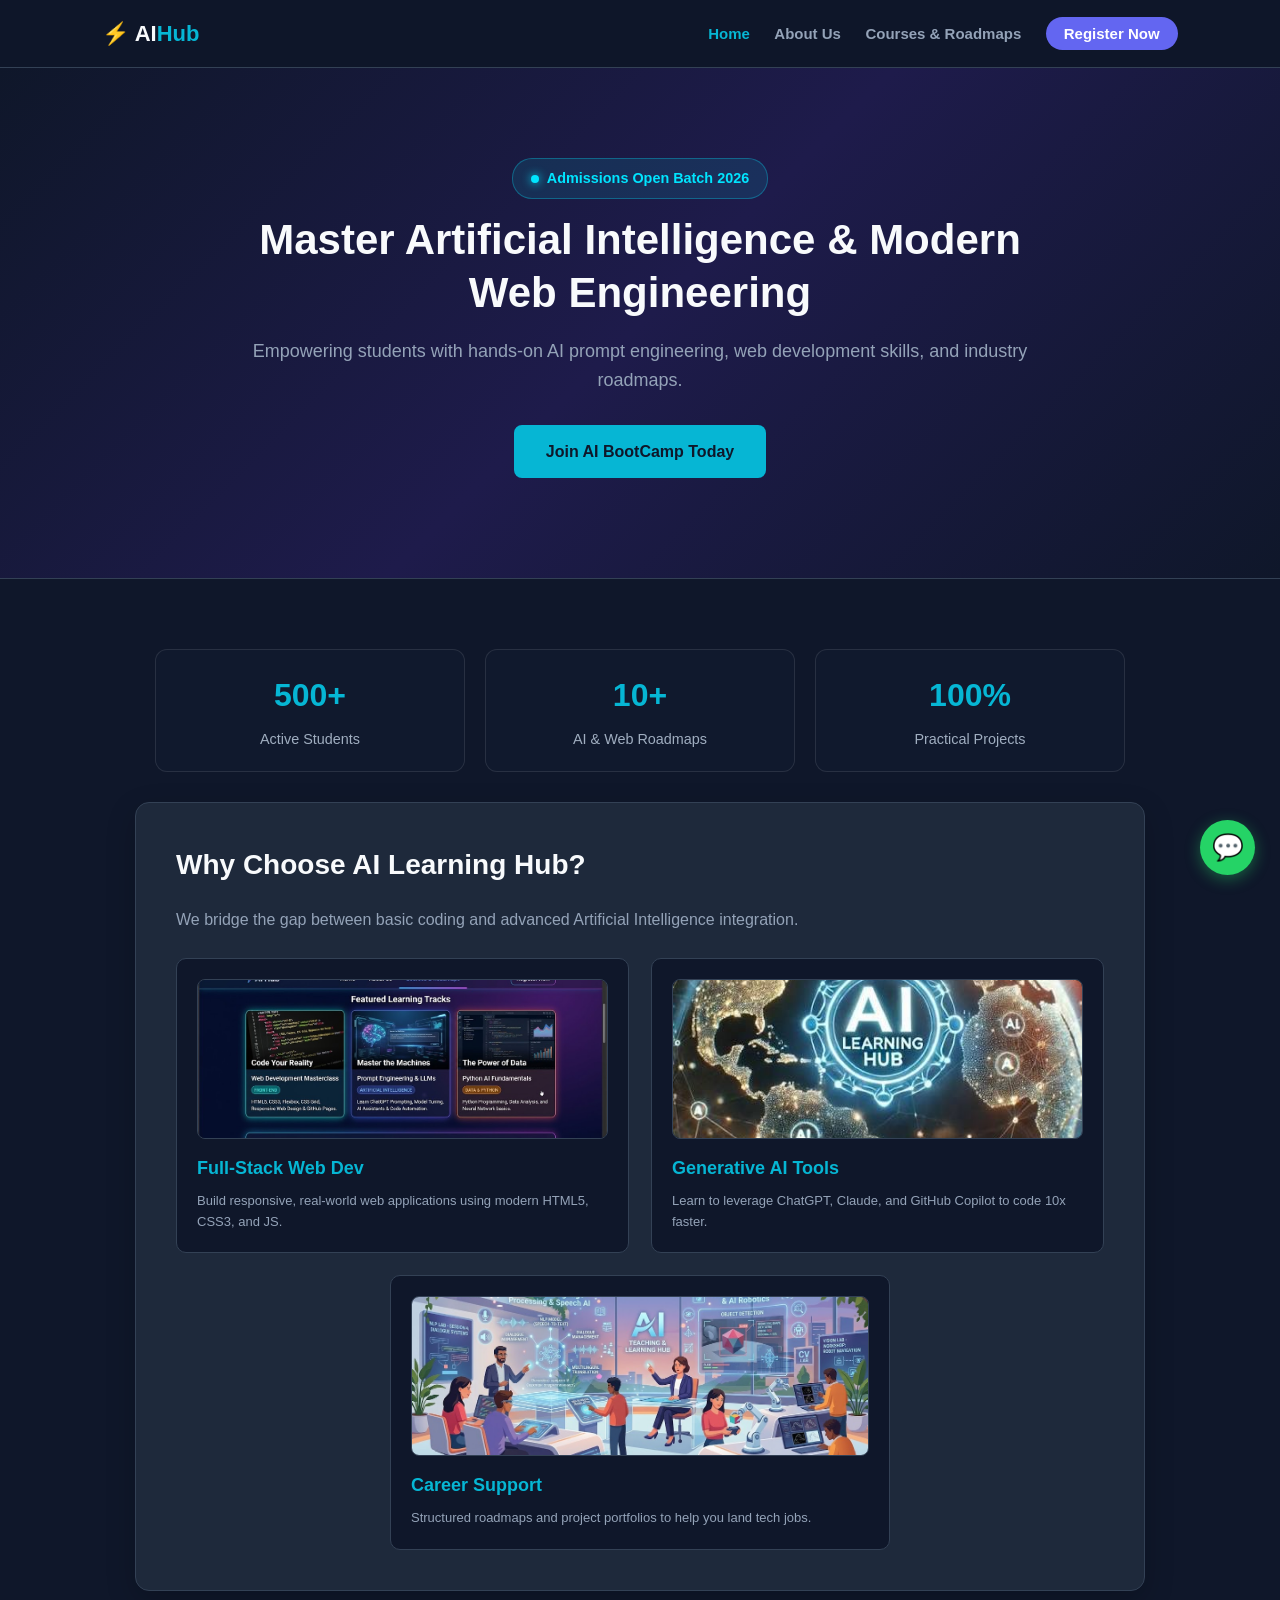
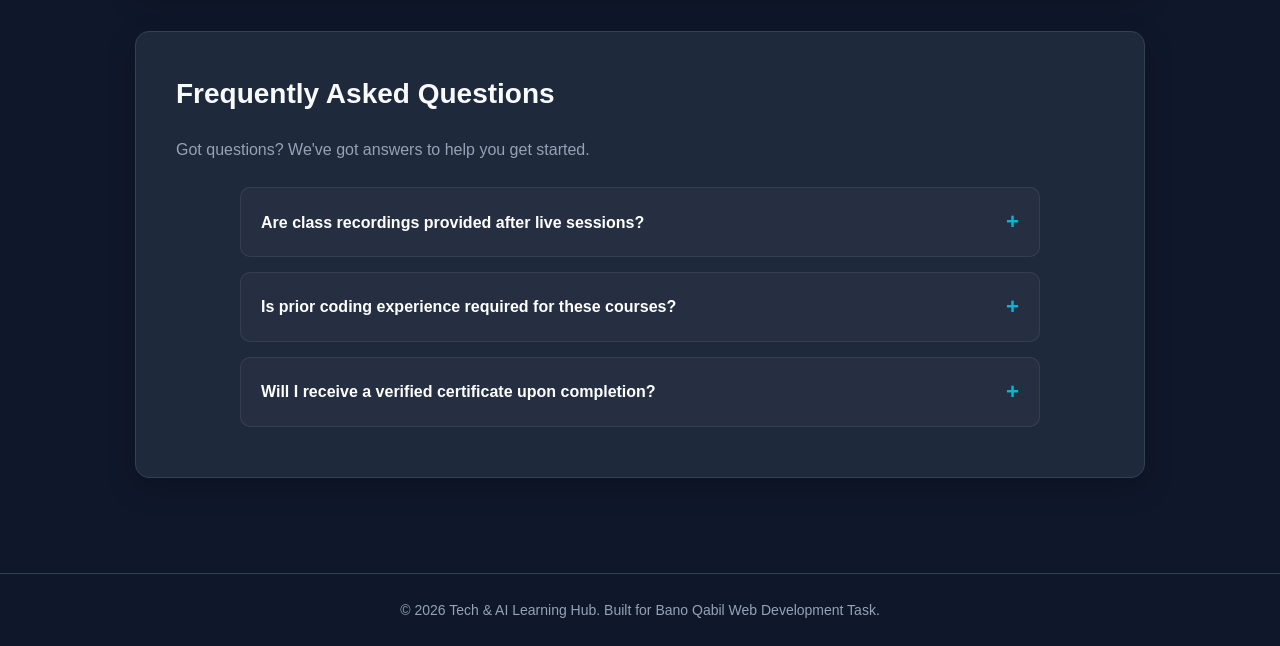
<file: index.html>
<!DOCTYPE html>
<html lang="en">
<head>
    <meta charset="UTF-8">
    <meta name="viewport" content="width=device-width, initial-scale=1.0">
    <title>Tech & AI Hub - Future Learning</title>
    <link rel="stylesheet" href="style.css">
</head>
<body>

    <!-- Header Navigation with Hamburger Support -->
    <header class="navbar">
        <a href="index.html" class="logo"><span class="logo-icon">⚡</span> AI<strong>Hub</strong></a>

        <!-- Checkbox Hack for Pure CSS Mobile Menu -->
        <input type="checkbox" id="nav-toggle" class="nav-toggle">
        
        <!-- Hamburger Toggle Button -->
        <label for="nav-toggle" class="hamburger" aria-label="Toggle Navigation">
            <span></span>
            <span></span>
            <span></span>
        </label>

        <nav>
            <a href="index.html" class="active">Home</a>
            <a href="about.html">About Us</a>
            <a href="courses.html">Courses & Roadmaps</a>
            <a href="contact.html" class="nav-btn">Register Now</a>
        </nav>
    </header>

    <!-- Hero Section -->
    <section class="hero">
        <div class="hero-content">
            <!-- Animated Pulse Badge -->
            <span class="badge float-anim status-badge-hero">
                <span class="pulse-dot"></span> Admissions Open Batch 2026
            </span>

            <h1>Master Artificial Intelligence & Modern Web Engineering</h1>
            <p>Empowering students with hands-on AI prompt engineering, web development skills, and industry roadmaps.</p>
            <a href="contact.html" class="btn-primary glow-btn">Join AI BootCamp Today</a>
        </div>
    </section>

    <!-- Main Content -->
    <div class="container">

        <!-- Stats Counter Section -->
        <section class="stats-section">
            <div class="stat-card">
                <h3>500+</h3>
                <p>Active Students</p>
            </div>
            <div class="stat-card">
                <h3>10+</h3>
                <p>AI & Web Roadmaps</p>
            </div>
            <div class="stat-card">
                <h3>100%</h3>
                <p>Practical Projects</p>
            </div>
        </section>

        <section class="card">
            <div class="section-header">
                <h2>Why Choose AI Learning Hub?</h2>
            </div>
            <p class="section-desc">We bridge the gap between basic coding and advanced Artificial Intelligence integration.</p>

            <!-- Grid with 2 columns top & 1 centered bottom -->
            <div class="grid-3" style="grid-template-columns: repeat(2, 1fr); gap: 22px;">
                
                <!-- Card 1: Left -->
                <div class="info-box hover-lift">
                    <div class="card-img-wrapper">
                        <img src="./f3ef91ff-4479-49ed-99c7-da1d21197bb6.jpg" alt="Full Stack Web Dev" class="card-img">
                    </div>
                    <h3>Full-Stack Web Dev</h3>
                    <p>Build responsive, real-world web applications using modern HTML5, CSS3, and JS.</p>
                </div>

                <!-- Card 2: Right -->
                <div class="info-box hover-lift">
                    <div class="card-img-wrapper">
                        <img src="./images.jpg" alt="Generative AI" class="card-img">
                    </div>
                    <h3>Generative AI Tools</h3>
                    <p>Learn to leverage ChatGPT, Claude, and GitHub Copilot to code 10x faster.</p>
                </div>

                <!-- Card 3: Centered Below (2 columns span) -->
                <div class="info-box hover-lift" style="grid-column: 1 / -1; max-width: 500px; margin: 0 auto; width: 100%;">
                    <div class="card-img-wrapper">
                        <img src="./39340cec-0497-43b4-b19b-75d9d7692c52.jpg" alt="Career Support" class="card-img">
                    </div>
                    <h3>Career Support</h3>
                    <p>Structured roadmaps and project portfolios to help you land tech jobs.</p>
                </div>

            </div>
        </section>

        <!-- FAQ Section -->
        <section class="card faq-section">
            <div class="section-header">
                <h2>Frequently Asked Questions</h2>
            </div>
            <p class="section-desc">Got questions? We've got answers to help you get started.</p>

            <div class="faq-container">
                <details class="faq-item">
                    <summary class="faq-question">
                        Are class recordings provided after live sessions?
                    </summary>
                    <p class="faq-answer">
                        Yes! All live bootcamp sessions are recorded and uploaded to the student portal within 24 hours.
                    </p>
                </details>

                <details class="faq-item">
                    <summary class="faq-question">
                        Is prior coding experience required for these courses?
                    </summary>
                    <p class="faq-answer">
                        No prior experience is required. Our roadmaps start from basic HTML5 & CSS3 before moving to advanced Web Engineering and AI Prompt Engineering.
                    </p>
                </details>

                <details class="faq-item">
                    <summary class="faq-question">
                        Will I receive a verified certificate upon completion?
                    </summary>
                    <p class="faq-answer">
                        Yes, students who successfully complete their hands-on projects and final assessment will receive an official Verified Certificate.
                    </p>
                </details>
            </div>
        </section>

    </div>

    <!-- Floating WhatsApp Support Button -->
    <a href="https://wa.me/923000000000" class="whatsapp-float" target="_blank" aria-label="Chat on WhatsApp">
        <span class="whatsapp-icon">💬</span>
        <span class="whatsapp-tooltip">Need Help? Chat with Us</span>
    </a>

    <!-- Original Footer -->
    <footer>
        <p>&copy; 2026 Tech & AI Learning Hub. Built for Bano Qabil Web Development Task.</p>
    </footer>

</body>
</html>
</file>
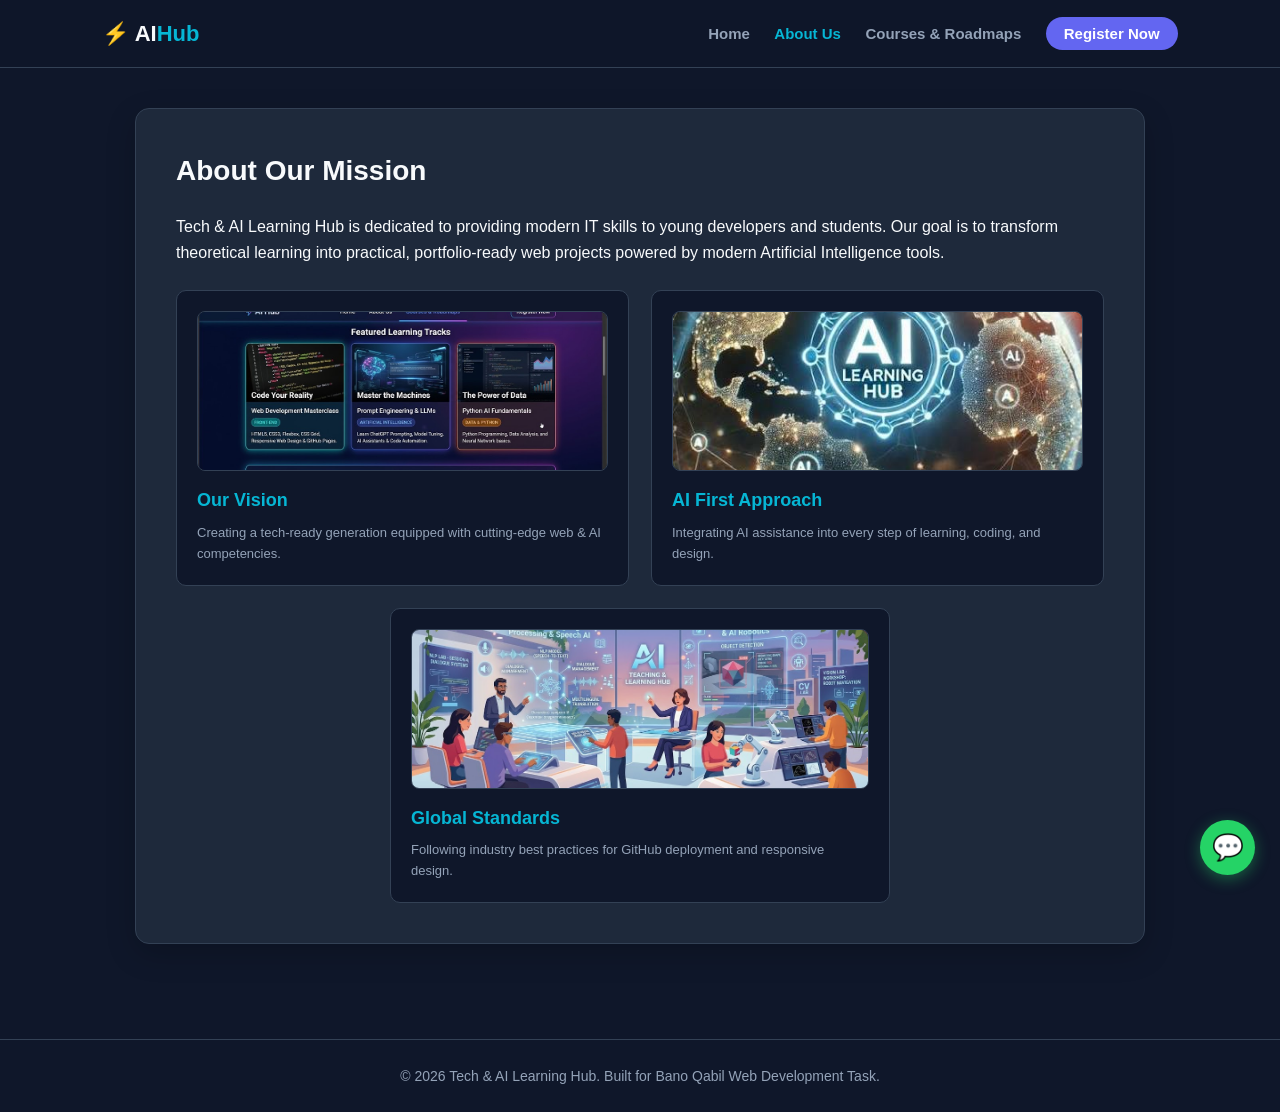
<file: about.html>
<!DOCTYPE html>
<html lang="en">
<head>
    <meta charset="UTF-8">
    <meta name="viewport" content="width=device-width, initial-scale=1.0">
    <title>About Us - Tech & AI Hub</title>
    <link rel="stylesheet" href="style.css">
</head>
<body>

    <!-- Header Navigation with Hamburger Support -->
    <header class="navbar">
        <a href="index.html" class="logo"><span class="logo-icon">⚡</span> AI<strong>Hub</strong></a>

        <!-- Checkbox Hack for Pure CSS Mobile Menu -->
        <input type="checkbox" id="nav-toggle" class="nav-toggle">
        
        <!-- Hamburger Toggle Button -->
        <label for="nav-toggle" class="hamburger" aria-label="Toggle Navigation">
            <span></span>
            <span></span>
            <span></span>
        </label>

        <nav>
            <a href="index.html">Home</a>
            <a href="about.html" class="active">About Us</a>
            <a href="courses.html">Courses & Roadmaps</a>
            <a href="contact.html" class="nav-btn">Register Now</a>
        </nav>
    </header>

    <!-- Main Content -->
    <div class="container">
        <section class="card">
            <div class="section-header">
                <h2>About Our Mission</h2>
                <div class="line"></div>
            </div>
            <p>Tech & AI Learning Hub is dedicated to providing modern IT skills to young developers and students. Our goal is to transform theoretical learning into practical, portfolio-ready web projects powered by modern Artificial Intelligence tools.</p>

            <!-- Grid with 2 columns top & 1 centered bottom -->
            <div class="grid-3" style="grid-template-columns: repeat(2, 1fr); gap: 22px;">
                
                <!-- Card 1 -->
                <div class="info-box hover-lift">
                    <div class="card-img-wrapper">
                        <img src="./f3ef91ff-4479-49ed-99c7-da1d21197bb6.jpg" alt="Our Vision" class="card-img">
                    </div>
                    <h3>Our Vision</h3>
                    <p>Creating a tech-ready generation equipped with cutting-edge web & AI competencies.</p>
                </div>

                <!-- Card 2 -->
                <div class="info-box hover-lift">
                    <div class="card-img-wrapper">
                        <img src="./images.jpg" alt="AI First Approach" class="card-img">
                    </div>
                    <h3>AI First Approach</h3>
                    <p>Integrating AI assistance into every step of learning, coding, and design.</p>
                </div>

                <!-- Card 3: Centered Below -->
                <div class="info-box hover-lift" style="grid-column: 1 / -1; max-width: 500px; margin: 0 auto; width: 100%;">
                    <div class="card-img-wrapper">
                        <img src="./39340cec-0497-43b4-b19b-75d9d7692c52.jpg" alt="Global Standards" class="card-img">
                    </div>
                    <h3>Global Standards</h3>
                    <p>Following industry best practices for GitHub deployment and responsive design.</p>
                </div>

            </div>
        </section>
    </div>

    <!-- Floating WhatsApp Support Button -->
    <a href="https://wa.me/923000000000" class="whatsapp-float" target="_blank" aria-label="Chat on WhatsApp">
        <span class="whatsapp-icon">💬</span>
        <span class="whatsapp-tooltip">Need Help? Chat with Us</span>
    </a>

    <!-- Original Footer -->
    <footer>
        <p>&copy; 2026 Tech & AI Learning Hub. Built for Bano Qabil Web Development Task.</p>
    </footer>

</body>
</html>
</file>
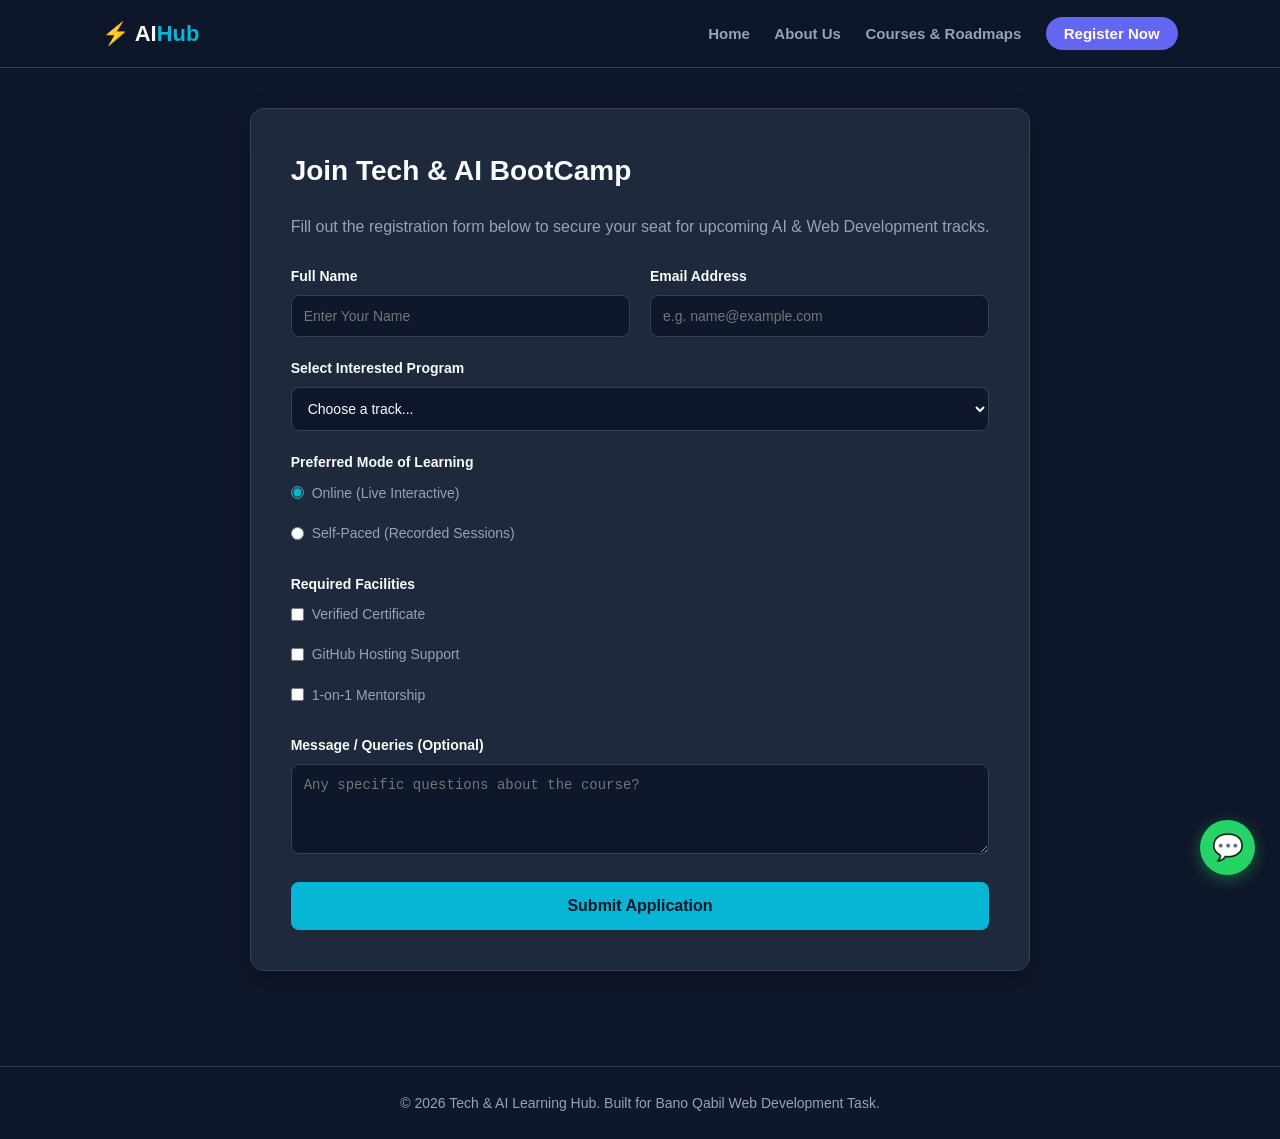
<file: contact.html>
<!DOCTYPE html>
<html lang="en">
<head>
    <meta charset="UTF-8">
    <meta name="viewport" content="width=device-width, initial-scale=1.0">
    <title>Register Now - Tech & AI Hub</title>
    <link rel="stylesheet" href="style.css">
</head>
<body>

    <!-- Header Navigation with Hamburger Support -->
    <header class="navbar">
        <a href="index.html" class="logo"><span class="logo-icon">⚡</span> AI<strong>Hub</strong></a>

        <!-- Checkbox Hack for Pure CSS Mobile Menu -->
        <input type="checkbox" id="nav-toggle" class="nav-toggle">
        
        <!-- Hamburger Toggle Button -->
        <label for="nav-toggle" class="hamburger" aria-label="Toggle Navigation">
            <span></span>
            <span></span>
            <span></span>
        </label>

        <nav>
            <a href="index.html">Home</a>
            <a href="about.html">About Us</a>
            <a href="courses.html">Courses & Roadmaps</a>
            <a href="contact.html" class="nav-btn active">Register Now</a>
        </nav>
    </header>

    <!-- Main Content -->
    <div class="container">
        <section class="card">
            <div class="section-header">
                <h2>Join Tech & AI BootCamp</h2>
                <div class="line"></div>
            </div>
            <p class="section-desc">Fill out the registration form below to secure your seat for upcoming AI & Web Development tracks.</p>

            <!-- Registration Form -->
            <form action="#" method="POST">
                
                <div class="form-row">
                    <div class="form-group">
                        <label for="fullname">Full Name</label>
                        <input type="text" id="fullname" name="fullname" placeholder="Enter Your Name" required>
                    </div>

                    <div class="form-group">
                        <label for="email">Email Address</label>
                        <input type="email" id="email" name="email" placeholder="e.g. name@example.com" required>
                    </div>
                </div>

                <div class="form-group">
                    <label for="course">Select Interested Program</label>
                    <select id="course" name="course" required>
                        <option value="" disabled selected>Choose a track...</option>
                        <option value="web-dev">Web Development Masterclass</option>
                        <option value="prompt-eng">Prompt Engineering & LLMs</option>
                        <option value="python-ai">Python AI Fundamentals</option>
                    </select>
                </div>

                <div class="form-group">
                    <label>Preferred Mode of Learning</label>
                    <div class="radio-options">
                        <label><input type="radio" name="learning_mode" value="online" checked> Online (Live Interactive)</label>
                        <label><input type="radio" name="learning_mode" value="recorded"> Self-Paced (Recorded Sessions)</label>
                    </div>
                </div>

                <div class="form-group">
                    <label>Required Facilities</label>
                    <div class="checkbox-options">
                        <label><input type="checkbox" name="facility" value="certificate"> Verified Certificate</label>
                        <label><input type="checkbox" name="facility" value="github"> GitHub Hosting Support</label>
                        <label><input type="checkbox" name="facility" value="mentorship"> 1-on-1 Mentorship</label>
                    </div>
                </div>

                <div class="form-group">
                    <label for="message">Message / Queries (Optional)</label>
                    <textarea id="message" name="message" rows="4" placeholder="Any specific questions about the course?"></textarea>
                </div>

                <button type="submit" class="btn-submit glow-btn">Submit Application</button>

            </form>
        </section>
    </div>

    <!-- Floating WhatsApp Support Button -->
    <a href="https://wa.me/923000000000" class="whatsapp-float" target="_blank" aria-label="Chat on WhatsApp">
        <span class="whatsapp-icon">💬</span>
        <span class="whatsapp-tooltip">Need Help? Chat with Us</span>
    </a>

    <!-- Original Footer -->
    <footer>
        <p>&copy; 2026 Tech & AI Learning Hub. Built for Bano Qabil Web Development Task.</p>
    </footer>

</body>
</html>
</file>
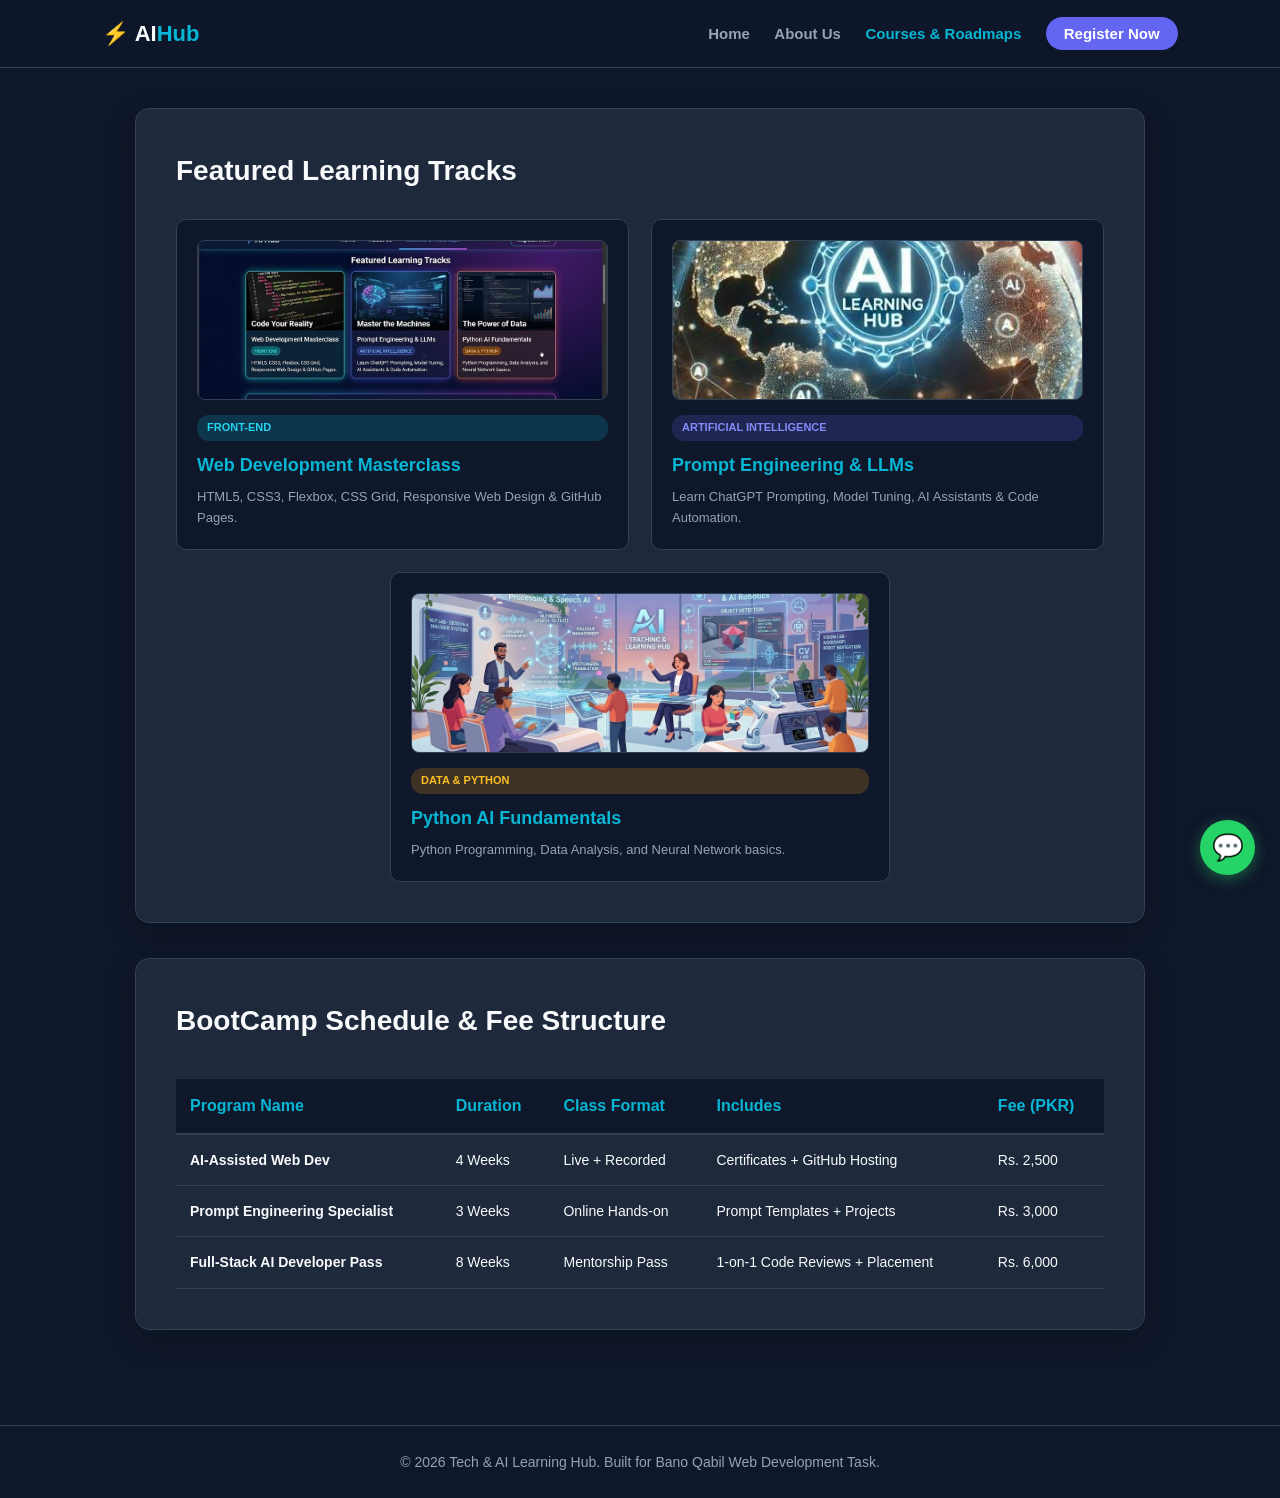
<file: courses.html>
<!DOCTYPE html>
<html lang="en">
<head>
    <meta charset="UTF-8">
    <meta name="viewport" content="width=device-width, initial-scale=1.0">
    <title>Courses & Roadmaps - Tech & AI Hub</title>
    <link rel="stylesheet" href="style.css">
</head>
<body>

    <!-- Header Navigation with Hamburger Support -->
    <header class="navbar">
        <a href="index.html" class="logo"><span class="logo-icon">⚡</span> AI<strong>Hub</strong></a>

        <!-- Checkbox Hack for Pure CSS Mobile Menu -->
        <input type="checkbox" id="nav-toggle" class="nav-toggle">
        
        <!-- Hamburger Toggle Button -->
        <label for="nav-toggle" class="hamburger" aria-label="Toggle Navigation">
            <span></span>
            <span></span>
            <span></span>
        </label>

        <nav>
            <a href="index.html">Home</a>
            <a href="about.html">About Us</a>
            <a href="courses.html" class="active">Courses & Roadmaps</a>
            <a href="contact.html" class="nav-btn">Register Now</a>
        </nav>
    </header>

    <!-- Main Content -->
    <div class="container">
        
        <!-- Featured Learning Tracks -->
        <section class="card">
            <div class="section-header">
                <h2>Featured Learning Tracks</h2>
                <div class="line"></div>
            </div>
            
            <!-- Grid with 2 columns top & 1 centered bottom -->
            <div class="grid-3" style="grid-template-columns: repeat(2, 1fr); gap: 22px;">
                
                <!-- Card 1: Web Dev -->
                <div class="info-box hover-lift">
                    <div class="card-img-wrapper">
                        <img src="./f3ef91ff-4479-49ed-99c7-da1d21197bb6.jpg" alt="Web Development Masterclass" class="card-img">
                    </div>
                    <span class="tag web">Front-End</span>
                    <h3>Web Development Masterclass</h3>
                    <p>HTML5, CSS3, Flexbox, CSS Grid, Responsive Web Design & GitHub Pages.</p>
                </div>

                <!-- Card 2: Prompt Engineering -->
                <div class="info-box hover-lift">
                    <div class="card-img-wrapper">
                        <img src="./images.jpg" alt="Prompt Engineering & LLMs" class="card-img">
                    </div>
                    <span class="tag ai">Artificial Intelligence</span>
                    <h3>Prompt Engineering & LLMs</h3>
                    <p>Learn ChatGPT Prompting, Model Tuning, AI Assistants & Code Automation.</p>
                </div>

                <!-- Card 3: Python AI (Centered Below) -->
                <div class="info-box hover-lift" style="grid-column: 1 / -1; max-width: 500px; margin: 0 auto; width: 100%;">
                    <div class="card-img-wrapper">
                        <img src="./39340cec-0497-43b4-b19b-75d9d7692c52.jpg" alt="Python AI Fundamentals" class="card-img">
                    </div>
                    <span class="tag data">Data & Python</span>
                    <h3>Python AI Fundamentals</h3>
                    <p>Python Programming, Data Analysis, and Neural Network basics.</p>
                </div>

            </div>
        </section>

        <!-- Course Fee Table -->
        <section class="card">
            <div class="section-header">
                <h2>BootCamp Schedule & Fee Structure</h2>
                <div class="line"></div>
            </div>
            <div class="table-wrapper">
                <table>
                    <thead>
                        <tr>
                            <th>Program Name</th>
                            <th>Duration</th>
                            <th>Class Format</th>
                            <th>Includes</th>
                            <th>Fee (PKR)</th>
                        </tr>
                    </thead>
                    <tbody>
                        <tr>
                            <td><strong>AI-Assisted Web Dev</strong></td>
                            <td>4 Weeks</td>
                            <td>Live + Recorded</td>
                            <td>Certificates + GitHub Hosting</td>
                            <td>Rs. 2,500</td>
                        </tr>
                        <tr>
                            <td><strong>Prompt Engineering Specialist</strong></td>
                            <td>3 Weeks</td>
                            <td>Online Hands-on</td>
                            <td>Prompt Templates + Projects</td>
                            <td>Rs. 3,000</td>
                        </tr>
                        <tr>
                            <td><strong>Full-Stack AI Developer Pass</strong></td>
                            <td>8 Weeks</td>
                            <td>Mentorship Pass</td>
                            <td>1-on-1 Code Reviews + Placement</td>
                            <td>Rs. 6,000</td>
                        </tr>
                    </tbody>
                </table>
            </div>
        </section>

    </div>

    <!-- Floating WhatsApp Support Button -->
    <a href="https://wa.me/923000000000" class="whatsapp-float" target="_blank" aria-label="Chat on WhatsApp">
        <span class="whatsapp-icon">💬</span>
        <span class="whatsapp-tooltip">Need Help? Chat with Us</span>
    </a>

    <!-- Original Footer -->
    <footer>
        <p>&copy; 2026 Tech & AI Learning Hub. Built for Bano Qabil Web Development Task.</p>
    </footer>

</body>
</html>
</file>
<file: style.css>
/* --- Root Variables & Theme (Modern Futuristic AI Look) --- */
:root {
    --bg-dark: #0f172a;
    --card-bg: #1e293b;
    --primary: #6366f1;
    --primary-hover: #4f46e5;
    --accent: #06b6d4;
    --accent-glow: rgba(6, 182, 212, 0.4);
    --text-light: #f8fafc;
    --text-muted: #94a3b8;
    --border-color: #334155;
    --gradient-hero: linear-gradient(135deg, #0f172a 0%, #1e1b4b 50%, #0f172a 100%);
}

* {
    box-sizing: border-box;
    margin: 0;
    padding: 0;
}

html {
    scroll-behavior: smooth;
}

body {
    font-family: 'Segoe UI', Tahoma, Geneva, Verdana, sans-serif;
    background-color: var(--bg-dark);
    color: var(--text-light);
    line-height: 1.6;
    display: flex;
    flex-direction: column;
    min-height: 100vh;
}

/* --- Navigation Bar & Hamburger Menu --- */
.navbar {
    background-color: rgba(15, 23, 42, 0.95);
    backdrop-filter: blur(10px);
    border-bottom: 1px solid var(--border-color);
    padding: 16px 8%;
    display: flex;
    justify-content: space-between;
    align-items: center;
    position: sticky;
    top: 0;
    z-index: 1000;
}

.logo {
    font-size: 22px;
    font-weight: 700;
    color: var(--text-light);
    text-decoration: none;
}

.logo strong {
    color: var(--accent);
}

.logo-icon {
    display: inline-block;
    transition: transform 0.3s ease;
}

.logo:hover .logo-icon {
    transform: rotate(15deg) scale(1.2);
}

/* Hide checkbox by default */
.nav-toggle {
    display: none;
}

/* Hamburger Icon Styling */
.hamburger {
    display: none;
    flex-direction: column;
    justify-content: space-between;
    width: 28px;
    height: 20px;
    cursor: pointer;
    z-index: 1001;
}

.hamburger span {
    display: block;
    height: 3px;
    width: 100%;
    background-color: var(--accent);
    border-radius: 3px;
    transition: all 0.3s ease-in-out;
}

nav a {
    color: var(--text-muted);
    text-decoration: none;
    margin-left: 20px;
    font-weight: 600;
    font-size: 15px;
    transition: all 0.3s ease;
}

nav a:hover, nav a.active {
    color: var(--accent);
}

.nav-btn {
    background-color: var(--primary);
    color: #ffffff !important;
    padding: 8px 18px;
    border-radius: 20px;
}

.nav-btn:hover {
    background-color: var(--primary-hover);
    box-shadow: 0 0 15px rgba(99, 102, 241, 0.5);
}

/* --- Hero Section --- */
.hero {
    background: var(--gradient-hero);
    text-align: center;
    padding: 90px 20px 100px 20px;
    position: relative;
    border-bottom: 1px solid var(--border-color);
}

.hero-content {
    max-width: 850px;
    margin: 0 auto;
}

.badge {
    background-color: rgba(6, 182, 212, 0.15);
    border: 1px solid var(--accent);
    color: var(--accent);
    padding: 6px 18px;
    border-radius: 30px;
    font-size: 13px;
    font-weight: 600;
    display: inline-block;
    margin-bottom: 20px;
}

.status-badge-hero {
    display: inline-flex;
    align-items: center;
    gap: 8px;
    background: rgba(0, 229, 255, 0.1);
    color: #00e5ff;
    padding: 8px 18px;
    border-radius: 20px;
    border: 1px solid rgba(0, 229, 255, 0.3);
    margin-bottom: 15px;
    font-size: 0.9rem;
}

.pulse-dot {
    width: 8px;
    height: 8px;
    background-color: #00e5ff;
    border-radius: 50%;
    box-shadow: 0 0 10px #00e5ff;
    animation: pulse 1.5s infinite;
}

@keyframes pulse {
    0% { transform: scale(0.95); opacity: 0.7; }
    50% { transform: scale(1.3); opacity: 1; }
    100% { transform: scale(0.95); opacity: 0.7; }
}

.hero h1 {
    font-size: 42px;
    margin-bottom: 18px;
    line-height: 1.25;
}

.hero p {
    font-size: 18px;
    color: var(--text-muted);
    margin-bottom: 30px;
}

.btn-primary {
    background-color: var(--accent);
    color: #0f172a;
    padding: 14px 32px;
    text-decoration: none;
    border-radius: 8px;
    font-weight: 700;
    display: inline-block;
    transition: all 0.3s ease;
}

/* --- Stats Counter Section --- */
.stats-section {
    display: flex;
    justify-content: space-between;
    align-items: center;
    gap: 20px;
    margin: 30px auto;
    max-width: 1000px;
    padding: 0 15px;
    width: 100%;
}

.stat-card {
    flex: 1;
    background: #10192d;
    border: 1px solid rgba(255, 255, 255, 0.1);
    border-radius: 12px;
    padding: 20px;
    text-align: center;
    transition: transform 0.3s ease, border-color 0.3s ease;
}

.stat-card:hover {
    transform: translateY(-5px);
    border-color: var(--accent);
}

.stat-card h3 {
    font-size: 2rem;
    color: var(--accent);
    margin-bottom: 6px;
}

.stat-card p {
    color: #a0aec0;
    font-size: 0.9rem;
    margin: 0;
}

/* --- Main Layout & Cards --- */
.container {
    max-width: 1050px;
    margin: 40px auto 60px auto;
    padding: 0 20px;
    flex: 1;
}

.card {
    background-color: var(--card-bg);
    border-radius: 14px;
    padding: 40px;
    margin-bottom: 35px;
    border: 1px solid var(--border-color);
    box-shadow: 0 10px 30px rgba(0, 0, 0, 0.2);
}

.section-header {
    margin-bottom: 20px;
}

.section-header h2 {
    font-size: 28px;
    color: var(--text-light);
}

.line {
    width: 800px;
    max-width: 400px;
    height: 4px;
    background-color: var(--accent);
    border-radius: 2px;
    margin-top: 8px;
    display: none;
}

.section-desc {
    color: var(--text-muted);
    margin-bottom: 25px;
}

/* --- Grids Layout --- */
.grid-3 {
    display: grid;
    grid-template-columns: repeat(auto-fit, minmax(280px, 1fr));
    gap: 22px;
    margin-top: 25px;
}

.info-box {
    background-color: var(--bg-dark);
    padding: 20px;
    border-radius: 10px;
    border: 1px solid var(--border-color);
    transition: all 0.3s ease;
    display: flex;
    flex-direction: column;
}

/* --- Course Card Image Styling --- */
.card-img-wrapper {
    width: 100%;
    height: 160px;
    overflow: hidden;
    border-radius: 8px;
    margin-bottom: 15px;
    border: 1px solid var(--border-color);
}

.card-img {
    width: 100%;
    height: 100%;
    object-fit: cover;
    transition: transform 0.4s ease;
}

.info-box:hover .card-img {
    transform: scale(1.05);
}

.info-box h3 {
    font-size: 18px;
    margin-bottom: 8px;
    color: var(--accent);
}

.info-box p {
    font-size: 13px;
    color: var(--text-muted);
}

/* --- Course / Roadmap Tags --- */
.tag {
    font-size: 11px;
    font-weight: 700;
    text-transform: uppercase;
    padding: 4px 10px;
    border-radius: 12px;
    display: inline-block;
    margin-bottom: 10px;
}

.tag.ai { background-color: rgba(99, 102, 241, 0.2); color: #818cf8; }
.tag.web { background-color: rgba(6, 182, 212, 0.2); color: #22d3ee; }
.tag.data { background-color: rgba(245, 158, 11, 0.2); color: #fbbf24; }

/* --- Table Styling --- */
.table-wrapper {
    overflow-x: auto;
}

table {
    width: 100%;
    border-collapse: collapse;
    margin-top: 15px;
    text-align: left;
}

th {
    background-color: var(--bg-dark);
    color: var(--accent);
    font-weight: 600;
    padding: 14px;
    border-bottom: 2px solid var(--border-color);
}

td {
    padding: 14px;
    border-bottom: 1px solid var(--border-color);
    font-size: 14px;
}

tr:hover {
    background-color: rgba(255, 255, 255, 0.02);
}

/* --- Form Styling --- */
.form-row {
    display: flex;
    gap: 20px;
}

.form-row .form-group {
    flex: 1;
}

.form-group {
    margin-bottom: 20px;
}

.form-group label {
    display: block;
    font-weight: 600;
    margin-bottom: 8px;
    font-size: 14px;
}

input[type="text"],
input[type="email"],
input[type="tel"],
select,
textarea {
    width: 100%;
    padding: 12px;
    border: 1px solid var(--border-color);
    border-radius: 8px;
    font-size: 14px;
    background-color: var(--bg-dark);
    color: var(--text-light);
    transition: all 0.3s ease;
}

input:focus, select:focus, textarea:focus {
    outline: none;
    border-color: var(--accent);
    box-shadow: 0 0 10px var(--accent-glow);
}

.radio-options, .checkbox-options {
    display: flex;
    flex-direction: column;
    gap: 10px;
    margin-top: 6px;
}

.radio-options label, .checkbox-options label {
    font-weight: normal;
    font-size: 14px;
    display: flex;
    align-items: center;
    gap: 8px;
    cursor: pointer;
    color: var(--text-muted);
}

input[type="radio"], input[type="checkbox"] {
    accent-color: var(--accent);
}

.btn-submit {
    background-color: var(--accent);
    color: #0f172a;
    padding: 15px 30px;
    border: none;
    border-radius: 8px;
    font-size: 16px;
    font-weight: 700;
    cursor: pointer;
    width: 100%;
    transition: all 0.3s ease;
}

.btn-submit:hover {
    background-color: #22d3ee;
    box-shadow: 0 0 20px var(--accent-glow);
}

/* --- FAQ Section Styling --- */
.faq-section {
    margin-top: 40px;
}

.faq-container {
    max-width: 800px;
    margin: 25px auto 10px auto;
    display: flex;
    flex-direction: column;
    gap: 15px;
}

.faq-item {
    background: rgba(255, 255, 255, 0.03);
    border: 1px solid rgba(255, 255, 255, 0.08);
    border-radius: 10px;
    padding: 16px 20px;
    transition: all 0.3s ease;
}

.faq-item[open] {
    border-color: var(--accent);
    background: rgba(0, 229, 255, 0.03);
}

.faq-question {
    font-weight: 600;
    color: #ffffff;
    font-size: 1rem;
    cursor: pointer;
    list-style: none;
    display: flex;
    justify-content: space-between;
    align-items: center;
}

.faq-question::-webkit-details-marker {
    display: none;
}

.faq-question::after {
    content: '+';
    font-size: 1.4rem;
    color: var(--accent);
    transition: transform 0.3s ease;
}

.faq-item[open] .faq-question::after {
    content: '−';
    transform: rotate(180deg);
}

.faq-answer {
    margin-top: 12px;
    color: var(--text-muted);
    font-size: 0.92rem;
    line-height: 1.6;
    border-top: 1px solid rgba(255, 255, 255, 0.05);
    padding-top: 10px;
}

/* --- Floating WhatsApp Button Styles --- */
.whatsapp-float {
    position: fixed;
    bottom: 25px;
    right: 25px;
    background-color: #25d366;
    color: #ffffff;
    width: 55px;
    height: 55px;
    border-radius: 50%;
    display: flex;
    align-items: center;
    justify-content: center;
    text-decoration: none;
    box-shadow: 0 4px 15px rgba(37, 211, 102, 0.4);
    z-index: 1000;
    transition: transform 0.3s ease, box-shadow 0.3s ease;
}

.whatsapp-float:hover {
    transform: scale(1.1);
    box-shadow: 0 6px 20px rgba(37, 211, 102, 0.6);
}

.whatsapp-icon {
    font-size: 1.6rem;
}

.whatsapp-tooltip {
    position: absolute;
    right: 70px;
    background-color: #1a202c;
    color: #ffffff;
    padding: 6px 12px;
    border-radius: 6px;
    font-size: 0.8rem;
    white-space: nowrap;
    opacity: 0;
    visibility: hidden;
    transition: opacity 0.3s ease, visibility 0.3s ease;
    border: 1px solid rgba(255, 255, 255, 0.1);
}

.whatsapp-float:hover .whatsapp-tooltip {
    opacity: 1;
    visibility: visible;
}

/* --- Original Simple Footer --- */
footer {
    text-align: center;
    padding: 25px 20px;
    color: var(--text-muted);
    font-size: 14px;
    border-top: 1px solid var(--border-color);
    background-color: var(--bg-dark);
    margin-top: auto;
}

/* --- Animations --- */
.float-anim {
    animation: floatAnim 3s ease-in-out infinite;
}

@keyframes floatAnim {
    0%, 100% { transform: translateY(0); }
    50% { transform: translateY(-7px); }
}

.glow-btn:hover {
    box-shadow: 0 0 20px var(--accent-glow);
    transform: translateY(-2px);
}

.hover-lift:hover {
    transform: translateY(-5px);
    border-color: var(--accent);
}

/* --- Media Queries & Mobile Responsiveness (Hamburger Menu) --- */
@media screen and (max-width: 768px) {
    
    /* Show Hamburger Icon */
    .hamburger {
        display: flex;
    }

    /* Navbar Slide-Drawer for Mobile */
    .navbar nav {
        position: fixed;
        top: 0;
        right: -100%;
        width: 250px;
        height: 100vh;
        background-color: #0b1120;
        border-left: 1px solid rgba(255, 255, 255, 0.1);
        display: flex;
        flex-direction: column;
        align-items: flex-start;
        padding: 80px 25px 30px 25px;
        gap: 20px;
        transition: right 0.4s ease-in-out;
        box-shadow: -5px 0 15px rgba(0, 0, 0, 0.5);
    }

    .nav-toggle:checked ~ nav {
        right: 0;
    }

    /* Hamburger Animation to 'X' */
    .nav-toggle:checked ~ .hamburger span:nth-child(1) {
        transform: translateY(8.5px) rotate(45deg);
    }

    .nav-toggle:checked ~ .hamburger span:nth-child(2) {
        opacity: 0;
    }

    .nav-toggle:checked ~ .hamburger span:nth-child(3) {
        transform: translateY(-8.5px) rotate(-45deg);
    }

    /* Hero Heading Scaling */
    .hero h1 {
        font-size: 28px;
    }

    .hero p {
        font-size: 0.95rem;
    }

    /* Stack Grids & Stats */
    .grid-3 {
        grid-template-columns: 1fr !important;
    }

    .stats-section {
        flex-direction: column !important;
        gap: 15px !important;
    }

    /* Form Rows Stack */
    .form-row {
        flex-direction: column;
        gap: 0;
    }
}
</file>
